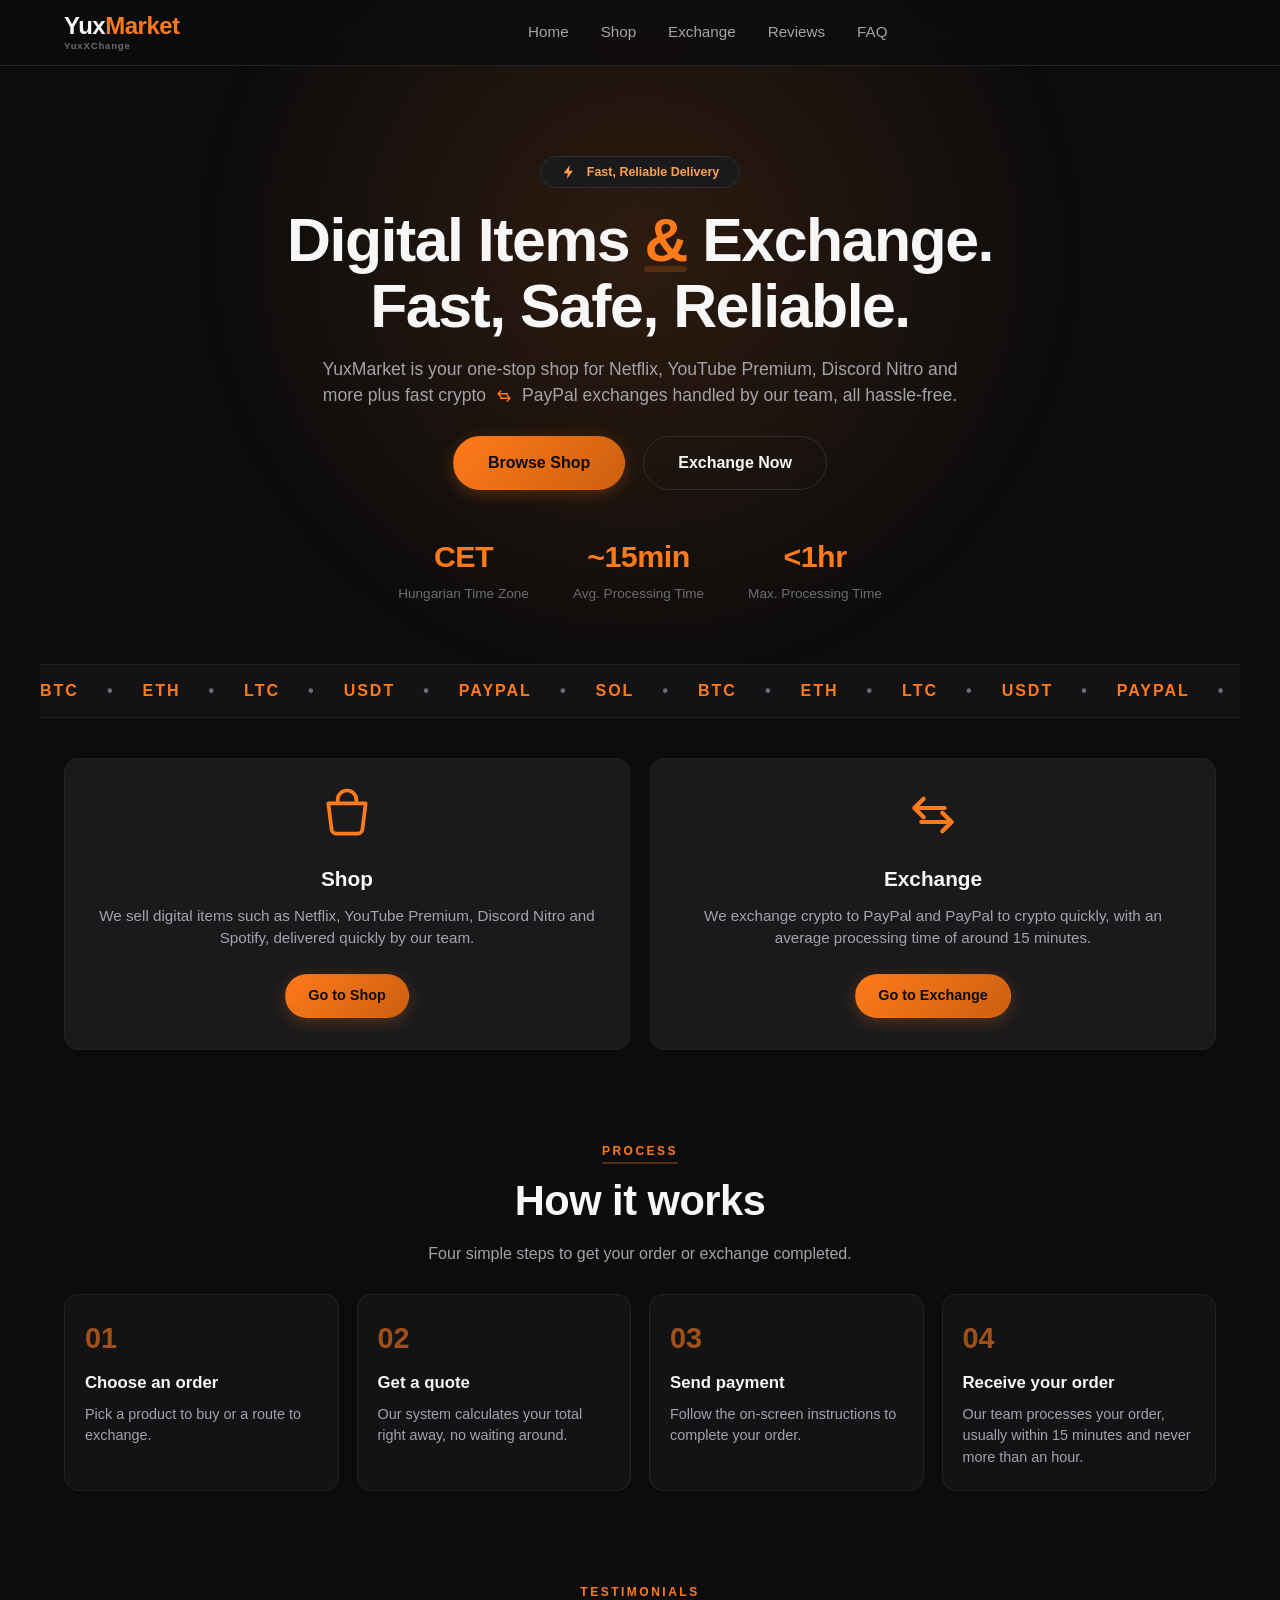
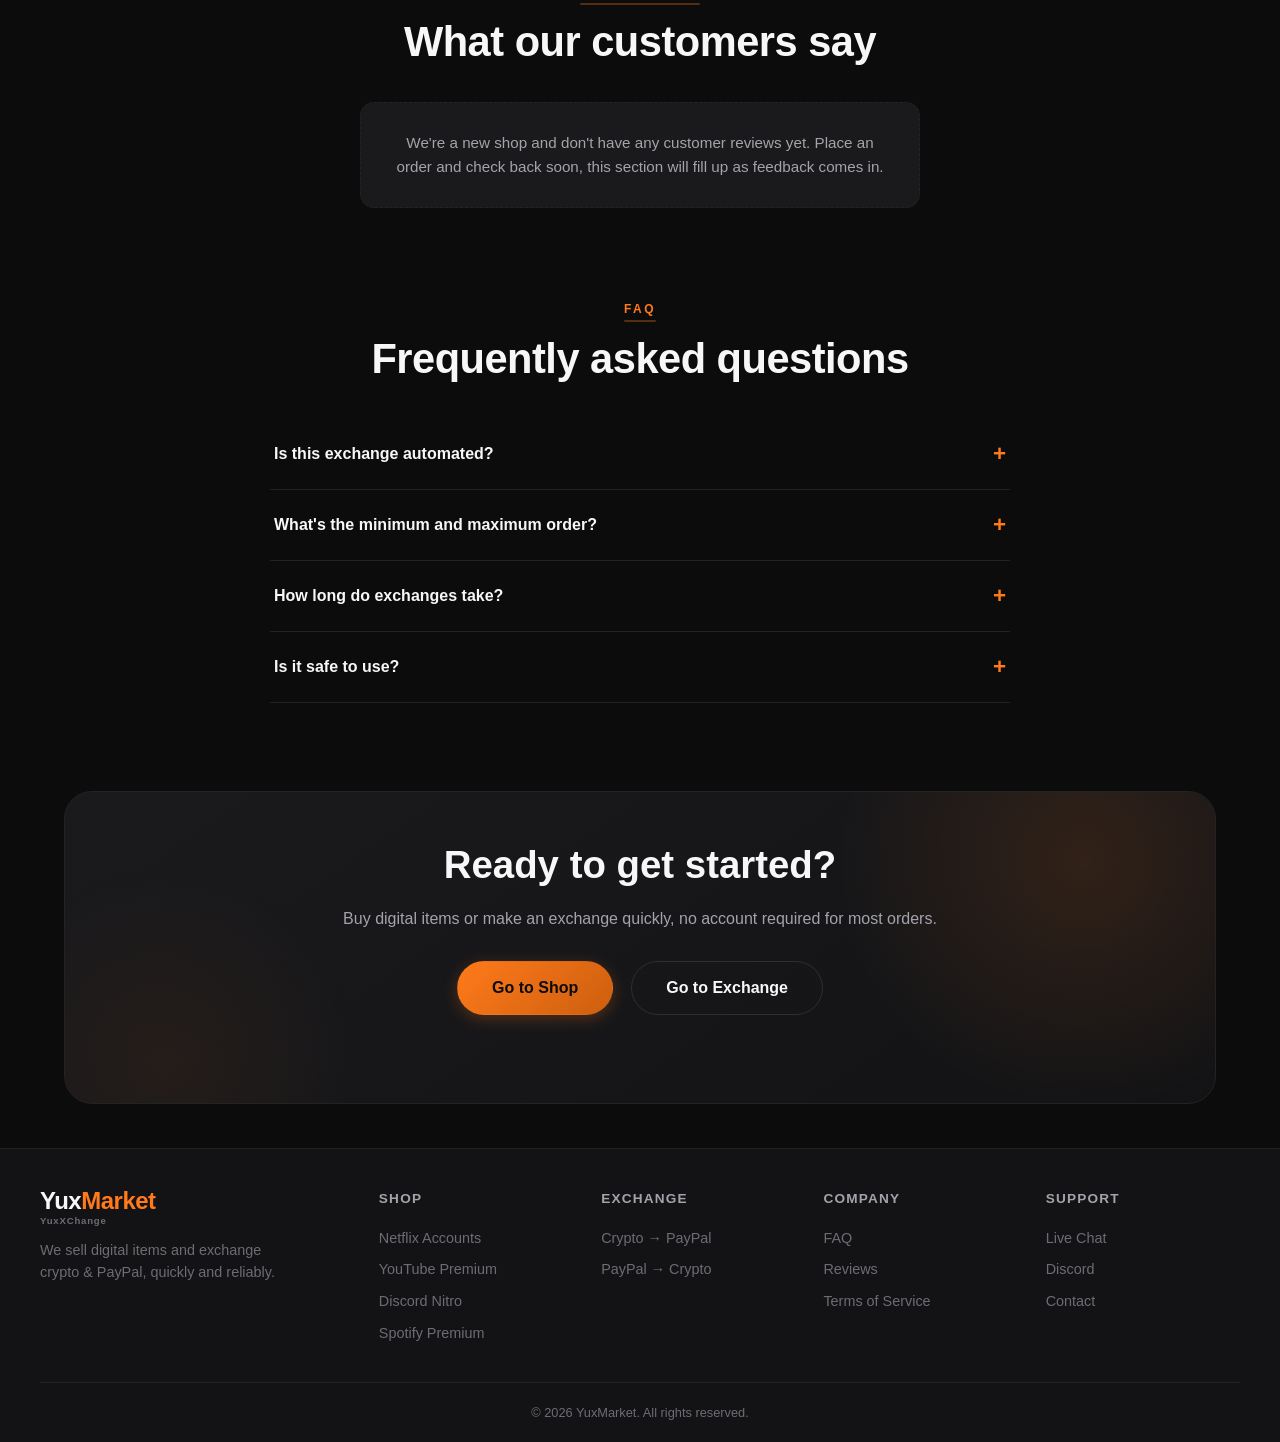
<file: index.html>
<!DOCTYPE html>
<html lang="en">
<head>
  <meta charset="UTF-8" />
  <meta name="viewport" content="width=device-width, initial-scale=1.0" />
  <title>YuxMarket | Digital Shop & Crypto/PayPal Exchange</title>
  <link rel="stylesheet" href="styles.css" />
</head>
<body>

  <div class="bg-glow"></div>
  <header class="navbar" id="navbar">
    <div class="nav-container">
      <a href="index.html" class="logo-block">
        <span class="logo">Yux<span>Market</span></span>
        <span class="logo-sub">YuxXChange</span>
      </a>
      <nav class="nav-links">
        <a href="#home">Home</a>
        <a href="#shop">Shop</a>
        <a href="#exchange">Exchange</a>
        <a href="#reviews">Reviews</a>
        <a href="#faq">FAQ</a>
      </nav>
      <button class="burger" id="burger" aria-label="Toggle menu">
        <span></span><span></span><span></span>
      </button>
    </div>
    <div class="mobile-menu" id="mobileMenu">
      <a href="#home">Home</a>
      <a href="#shop">Shop</a>
      <a href="#exchange">Exchange</a>
      <a href="#reviews">Reviews</a>
      <a href="#faq">FAQ</a>
    </div>
  </header>
  <main>

    <section class="hero" id="home">
      <span class="badge">
        <svg viewBox="0 0 24 24" fill="none" xmlns="http://www.w3.org/2000/svg">
          <path d="M13 2L4 14h6l-1 8 9-12h-6l1-8z" fill="currentColor"/>
        </svg>
        Fast, Reliable Delivery
      </span>
      <h1>Digital Items <span class="highlight">&amp;</span> Exchange.<br>Fast, Safe, Reliable.</h1>
      <p class="hero-sub">
        YuxMarket is your one-stop shop for Netflix, YouTube Premium, Discord Nitro and more plus fast crypto
        <svg class="inline-arrows" viewBox="0 0 24 24" fill="none" xmlns="http://www.w3.org/2000/svg">
          <path d="M4 9h13M4 9l4-4M4 9l4 4" stroke="currentColor" stroke-width="1.8" stroke-linecap="round" stroke-linejoin="round"/>
          <path d="M20 15H7M20 15l-4-4M20 15l-4 4" stroke="currentColor" stroke-width="1.8" stroke-linecap="round" stroke-linejoin="round"/>
        </svg>
        PayPal exchanges handled by our team, all hassle-free.
      </p>
      <div class="hero-actions">
        <a href="#shop" class="btn btn-solid btn-lg">Browse Shop</a>
        <a href="#exchange" class="btn btn-outline btn-lg">Exchange Now</a>
      </div>
      <div class="hero-stats">
        <div class="stat">
          <h3>CET</h3>
          <p>Hungarian Time Zone</p>
        </div>
        <div class="stat">
          <h3>~15min</h3>
          <p>Avg. Processing Time</p>
        </div>
        <div class="stat">
          <h3>&lt;1hr</h3>
          <p>Max. Processing Time</p>
        </div>
      </div>
    </section>

    <section class="marquee">
      <div class="marquee-track">
        <span>BTC</span><span>•</span><span>ETH</span><span>•</span><span>LTC</span><span>•</span>
        <span>USDT</span><span>•</span><span>PAYPAL</span><span>•</span><span>SOL</span><span>•</span>
        <span>BTC</span><span>•</span><span>ETH</span><span>•</span><span>LTC</span><span>•</span>
        <span>USDT</span><span>•</span><span>PAYPAL</span><span>•</span><span>SOL</span><span>•</span>
        <span>BTC</span><span>•</span><span>ETH</span><span>•</span><span>LTC</span><span>•</span>
        <span>USDT</span><span>•</span><span>PAYPAL</span><span>•</span><span>SOL</span><span>•</span>
        <span>BTC</span><span>•</span><span>ETH</span><span>•</span><span>LTC</span><span>•</span>
        <span>USDT</span><span>•</span><span>PAYPAL</span><span>•</span><span>SOL</span><span>•</span>
      </div>
    </section>

    <section class="teaser-grid" id="shop">
      <div class="teaser-card">
        <div class="teaser-icon">
          <svg viewBox="0 0 24 24" fill="none" xmlns="http://www.w3.org/2000/svg">
            <path d="M4 7h16l-1.4 11.2a2 2 0 01-2 1.8H7.4a2 2 0 01-2-1.8L4 7z" stroke="currentColor" stroke-width="1.6" stroke-linejoin="round"/>
            <path d="M8 7V5.5a4 4 0 018 0V7" stroke="currentColor" stroke-width="1.6" stroke-linecap="round"/>
          </svg>
        </div>
        <h3>Shop</h3>
        <p>We sell digital items such as Netflix, YouTube Premium, Discord Nitro and Spotify, delivered quickly by our team.</p>
        <a href="#shop" class="btn btn-solid">Go to Shop</a>
      </div>
      <div class="teaser-card" id="exchange">
        <div class="teaser-icon">
          <svg viewBox="0 0 24 24" fill="none" xmlns="http://www.w3.org/2000/svg">
            <path d="M4 9h13M4 9l4-4M4 9l4 4" stroke="currentColor" stroke-width="1.8" stroke-linecap="round" stroke-linejoin="round"/>
            <path d="M20 15H7M20 15l-4-4M20 15l-4 4" stroke="currentColor" stroke-width="1.8" stroke-linecap="round" stroke-linejoin="round"/>
          </svg>
        </div>
        <h3>Exchange</h3>
        <p>We exchange crypto to PayPal and PayPal to crypto quickly, with an average processing time of around 15 minutes.</p>
        <a href="exchange.html" class="btn btn-solid">Go to Exchange</a>
      </div>
    </section>

    <section class="how" id="how">
      <div class="section-head">
        <span class="tag">Process</span>
        <h2>How it works</h2>
        <p>Four simple steps to get your order or exchange completed.</p>
      </div>
      <div class="steps">
        <div class="step">
          <div class="step-num">01</div>
          <h3>Choose an order</h3>
          <p>Pick a product to buy or a route to exchange.</p>
        </div>
        <div class="step">
          <div class="step-num">02</div>
          <h3>Get a quote</h3>
          <p>Our system calculates your total right away, no waiting around.</p>
        </div>
        <div class="step">
          <div class="step-num">03</div>
          <h3>Send payment</h3>
          <p>Follow the on-screen instructions to complete your order.</p>
        </div>
        <div class="step">
          <div class="step-num">04</div>
          <h3>Receive your order</h3>
          <p>Our team processes your order, usually within 15 minutes and never more than an hour.</p>
        </div>
      </div>
    </section>

    <section class="reviews" id="reviews">
      <div class="section-head">
        <span class="tag">Testimonials</span>
        <h2>What our customers say</h2>
      </div>
      <div class="reviews-empty">
        <p>We're a new shop and don't have any customer reviews yet. Place an order and check back soon, this section will fill up as feedback comes in.</p>
      </div>
    </section>

    <section class="faq" id="faq">
      <div class="section-head">
        <span class="tag">FAQ</span>
        <h2>Frequently asked questions</h2>
      </div>
      <div class="faq-list" id="faqList">
        <div class="faq-item">
          <button class="faq-q">Is this exchange automated? <span>+</span></button>
          <div class="faq-a"><p>No, orders are handled by our team rather than a fully automated system. Because of that, processing takes a bit longer than an instant exchange, but we work quickly to get every order done.</p></div>
        </div>
        <div class="faq-item">
          <button class="faq-q">What's the minimum and maximum order? <span>+</span></button>
          <div class="faq-a"><p>Minimums start around $10 to $20 depending on the route, with maximums up to $5,000. Larger orders may need extra review.</p></div>
        </div>
        <div class="faq-item">
          <button class="faq-q">How long do exchanges take? <span>+</span></button>
          <div class="faq-a"><p>Orders average around 15 minutes to process, with a maximum of about 1 hour. We operate on Hungarian time (CET/CEST), so response times may be a little slower outside our usual working hours.</p></div>
        </div>
        <div class="faq-item">
          <button class="faq-q">Is it safe to use? <span>+</span></button>
          <div class="faq-a"><p>We handle every order carefully and never store more information than necessary to complete it.</p></div>
        </div>
      </div>
    </section>

    <section class="cta">
      <div class="cta-box">
        <h2>Ready to get started?</h2>
        <p>Buy digital items or make an exchange quickly, no account required for most orders.</p>
        <div class="hero-actions">
          <a href="#shop" class="btn btn-solid btn-lg">Go to Shop</a>
          <a href="#exchange" class="btn btn-outline btn-lg">Go to Exchange</a>
        </div>
      </div>
    </section>

  </main>
  <footer class="footer">
    <div class="footer-top">
      <div class="footer-brand">
        <a href="index.html" class="logo-block">
          <span class="logo">Yux<span>Market</span></span>
          <span class="logo-sub">YuxXChange</span>
        </a>
        <p>We sell digital items and exchange crypto &amp; PayPal, quickly and reliably.</p>
      </div>
      <div class="footer-col">
        <h4>Shop</h4>
        <a href="#shop">Netflix Accounts</a>
        <a href="#shop">YouTube Premium</a>
        <a href="#shop">Discord Nitro</a>
        <a href="#shop">Spotify Premium</a>
      </div>
      <div class="footer-col">
        <h4>Exchange</h4>
        <a href="#exchange">Crypto → PayPal</a>
        <a href="#exchange">PayPal → Crypto</a>
      </div>
      <div class="footer-col">
        <h4>Company</h4>
        <a href="#faq">FAQ</a>
        <a href="#reviews">Reviews</a>
        <a href="#">Terms of Service</a>
      </div>
      <div class="footer-col">
        <h4>Support</h4>
        <a href="#">Live Chat</a>
        <a href="#">Discord</a>
        <a href="#">Contact</a>
      </div>
    </div>
    <div class="footer-bottom">
      <p>&copy; 2026 YuxMarket. All rights reserved.</p>
    </div>
  </footer>

  <script src="script.js"></script>
</body>
</html>
</file>
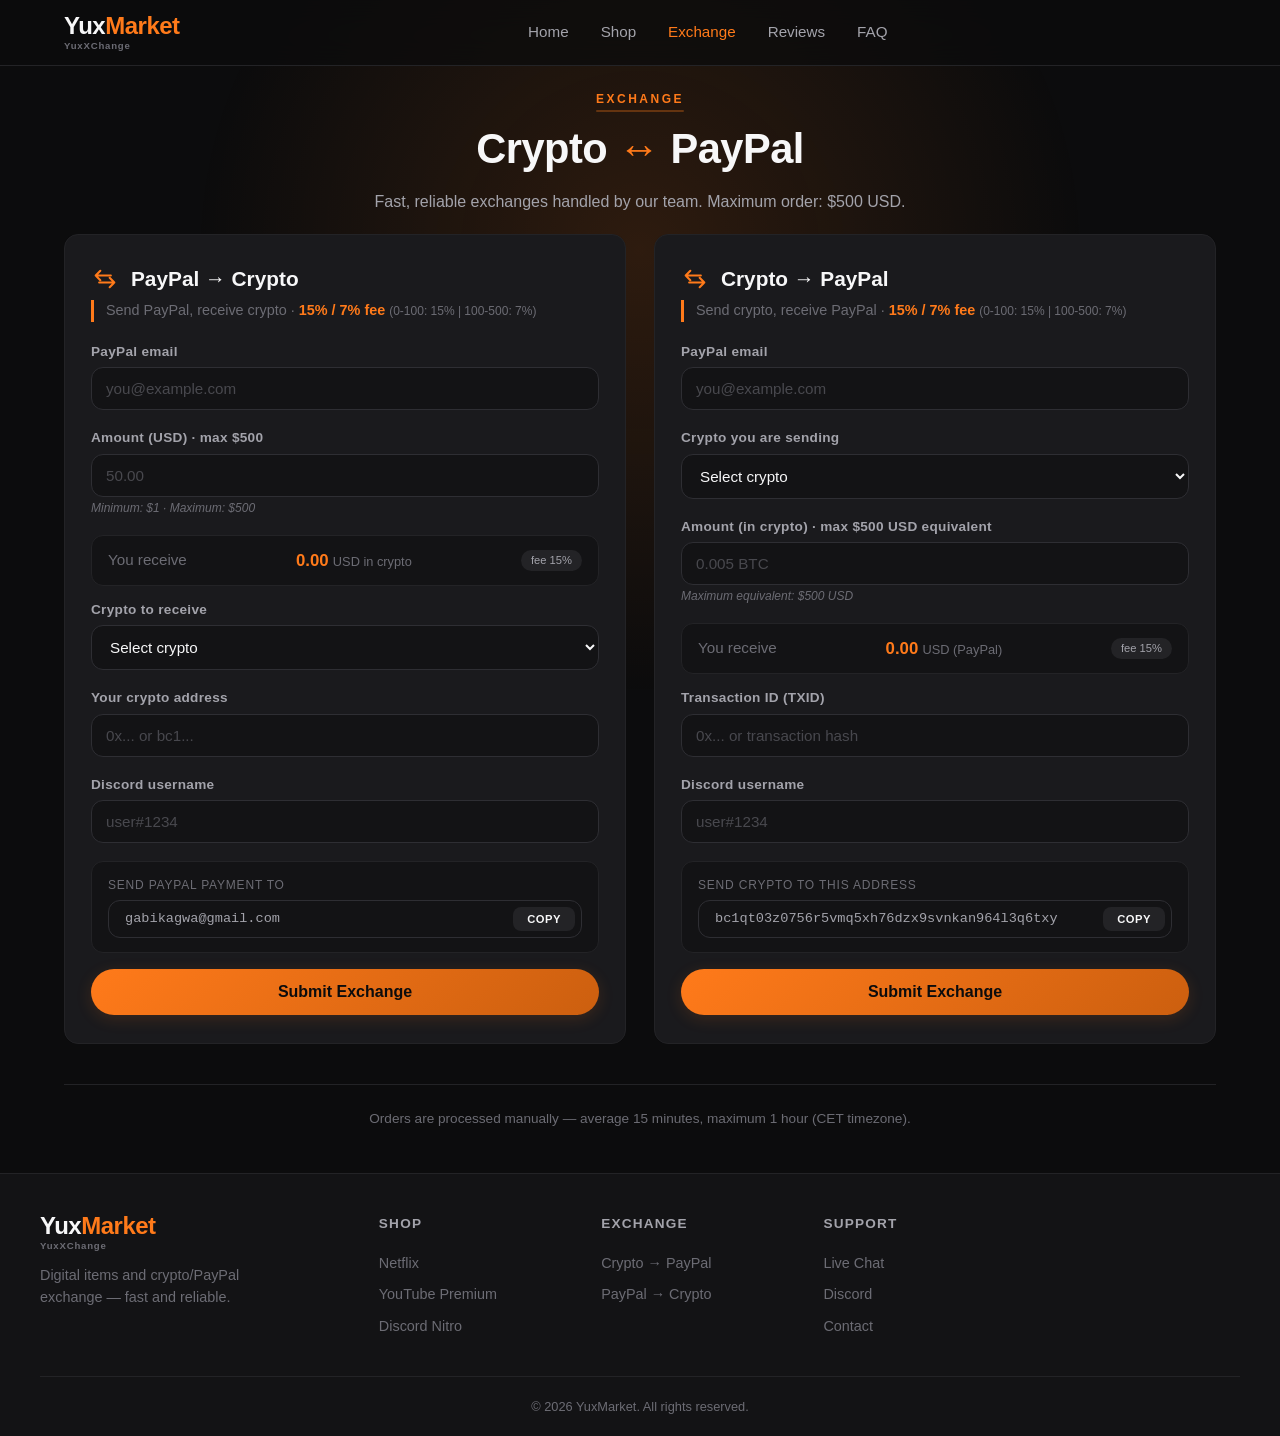
<file: exchange.html>
<!DOCTYPE html>
<html lang="en">
<head>
  <meta charset="UTF-8" />
  <meta name="viewport" content="width=device-width, initial-scale=1.0" />
  <title>YuxMarket · Exchange</title>
  <link rel="stylesheet" href="styles.css" />
  <style>
    .exchange-grid {
      display: grid;
      grid-template-columns: 1fr 1fr;
      gap: 28px;
      margin-top: 12px;
    }
    .exchange-card {
      background: var(--gray-900);
      border: 1px solid var(--gray-800);
      border-radius: var(--radius);
      padding: 28px 26px;
      transition: all var(--transition);
      backdrop-filter: blur(2px);
    }
    .exchange-card:hover {
      border-color: var(--orange);
      box-shadow: 0 16px 40px rgba(255, 122, 26, 0.08);
    }
    .exchange-card h3 {
      font-size: 1.3rem;
      margin-bottom: 6px;
      display: flex;
      align-items: center;
      gap: 12px;
    }
    .exchange-card h3 svg {
      width: 28px;
      height: 28px;
      color: var(--orange);
    }
    .exchange-card .sub {
      color: var(--gray-500);
      font-size: 0.9rem;
      margin-bottom: 20px;
      border-left: 3px solid var(--orange);
      padding-left: 12px;
    }
    .form-group {
      margin-bottom: 18px;
    }
    .form-group label {
      display: block;
      font-weight: 600;
      font-size: 0.85rem;
      color: var(--gray-300);
      margin-bottom: 5px;
      letter-spacing: 0.3px;
    }
    .form-group input,
    .form-group select {
      width: 100%;
      padding: 12px 14px;
      background: var(--black-soft);
      border: 1px solid var(--gray-700);
      border-radius: 12px;
      color: var(--white);
      font-size: 0.95rem;
      transition: border var(--transition), box-shadow var(--transition);
      outline: none;
    }
    .form-group input:focus,
    .form-group select:focus {
      border-color: var(--orange);
      box-shadow: 0 0 0 3px rgba(255, 122, 26, 0.15);
    }
    .form-group input::placeholder {
      color: var(--gray-500);
      opacity: 0.6;
    }
    .form-group select option {
      background: var(--black);
    }
    .inline-copy {
      display: flex;
      gap: 10px;
      align-items: center;
      background: var(--black-soft);
      border: 1px solid var(--gray-700);
      border-radius: 12px;
      padding: 6px 6px 6px 16px;
      margin-top: 6px;
    }
    .inline-copy span {
      flex: 1;
      font-family: 'Menlo', monospace;
      font-size: 0.85rem;
      color: var(--gray-300);
      word-break: break-all;
    }
    .copy-btn {
      background: var(--gray-800);
      border: none;
      color: var(--white);
      padding: 6px 14px;
      border-radius: 8px;
      font-weight: 600;
      font-size: 0.7rem;
      letter-spacing: 0.5px;
      cursor: pointer;
      transition: all var(--transition);
      white-space: nowrap;
    }
    .copy-btn:hover {
      background: var(--orange);
      color: var(--black);
    }
    .btn-submit {
      width: 100%;
      padding: 14px;
      font-weight: 700;
      font-size: 1rem;
      border-radius: 999px;
      background: linear-gradient(135deg, var(--orange), var(--orange-dark));
      border: none;
      color: var(--black);
      cursor: pointer;
      transition: all var(--transition);
      margin-top: 8px;
      box-shadow: 0 4px 16px rgba(255, 122, 26, 0.15);
    }
    .btn-submit:hover {
      transform: translateY(-2px);
      filter: brightness(1.08);
      box-shadow: 0 12px 28px rgba(255, 122, 26, 0.25);
    }
    .address-block {
      background: var(--black-soft);
      padding: 14px 16px;
      border-radius: 12px;
      border: 1px solid var(--gray-800);
      margin: 14px 0 8px;
    }
    .address-label {
      font-size: 0.75rem;
      color: var(--gray-500);
      text-transform: uppercase;
      letter-spacing: 0.8px;
      margin-bottom: 6px;
    }
    .estimate-box {
      background: var(--black-soft);
      border-radius: 12px;
      padding: 12px 16px;
      margin-top: 4px;
      margin-bottom: 14px;
      border: 1px solid var(--gray-800);
      display: flex;
      justify-content: space-between;
      align-items: center;
      font-size: 0.95rem;
      transition: all 0.2s;
      flex-wrap: wrap;
      gap: 6px;
    }
    .estimate-box .label {
      color: var(--gray-500);
    }
    .estimate-box .value {
      font-weight: 700;
      color: var(--orange);
      font-size: 1.05rem;
    }
    .estimate-box .fee-badge {
      background: var(--gray-800);
      padding: 2px 10px;
      border-radius: 999px;
      font-size: 0.7rem;
      color: var(--gray-300);
      white-space: nowrap;
    }
    .limit-note {
      font-size: 0.75rem;
      color: var(--gray-500);
      margin-top: 2px;
      font-style: italic;
    }
    @media (max-width: 800px) {
      .exchange-grid {
        grid-template-columns: 1fr;
      }
    }
    .toast {
      position: fixed;
      bottom: 30px;
      left: 50%;
      transform: translateX(-50%) translateY(80px);
      background: var(--gray-900);
      border: 1px solid var(--gray-700);
      padding: 14px 28px;
      border-radius: 999px;
      color: var(--white);
      font-weight: 500;
      backdrop-filter: blur(8px);
      box-shadow: 0 12px 40px rgba(0, 0, 0, 0.6);
      opacity: 0;
      transition: all 0.5s cubic-bezier(0.2, 0.9, 0.3, 1);
      z-index: 999;
      pointer-events: none;
    }
    .toast.show {
      opacity: 1;
      transform: translateX(-50%) translateY(0);
    }
  </style>
</head>
<body>
  <div class="bg-glow"></div>

  <header class="navbar" id="navbar">
    <div class="nav-container">
      <a href="index.html" class="logo-block">
        <span class="logo">Yux<span>Market</span></span>
        <span class="logo-sub">YuxXChange</span>
      </a>
      <nav class="nav-links">
        <a href="index.html">Home</a>
        <a href="index.html#shop">Shop</a>
        <a href="exchange.html" style="color:var(--orange);">Exchange</a>
        <a href="index.html#reviews">Reviews</a>
        <a href="index.html#faq">FAQ</a>
      </nav>
      <button class="burger" id="burger" aria-label="Toggle menu">
        <span></span><span></span><span></span>
      </button>
    </div>
    <div class="mobile-menu" id="mobileMenu">
      <a href="index.html">Home</a>
      <a href="index.html#shop">Shop</a>
      <a href="exchange.html">Exchange</a>
      <a href="index.html#reviews">Reviews</a>
      <a href="index.html#faq">FAQ</a>
    </div>
  </header>

  <main>
    <section style="padding-top: 20px;">
      <div class="section-head" style="margin-bottom: 20px;">
        <span class="tag">Exchange</span>
        <h2>Crypto <span style="color:var(--orange);">↔</span> PayPal</h2>
        <p>Fast, reliable exchanges handled by our team. Maximum order: $500 USD.</p>
      </div>

      <div class="exchange-grid">

        <!-- PayPal → Crypto -->
        <div class="exchange-card">
          <h3>
            <svg viewBox="0 0 24 24" fill="none" stroke="currentColor" stroke-width="1.8" stroke-linecap="round" stroke-linejoin="round">
              <path d="M4 9h13M4 9l4-4M4 9l4 4" />
              <path d="M20 15H7M20 15l-4-4M20 15l-4 4" />
            </svg>
            PayPal → Crypto
          </h3>
          <div class="sub">Send PayPal, receive crypto · <strong style="color:var(--orange);">15% / 7% fee</strong> <span style="color:var(--gray-500);font-size:0.75rem;">(0-100: 15% | 100-500: 7%)</span></div>

          <form id="paypalToCrypto">
            <div class="form-group">
              <label>PayPal email</label>
              <input type="email" name="paypal_email" placeholder="you@example.com" required />
            </div>
            <div class="form-group">
              <label>Amount (USD) · max $500</label>
              <input type="number" name="amount_usd" id="ppAmount" placeholder="50.00" step="0.01" min="1" max="500" required />
              <div class="limit-note">Minimum: $1 · Maximum: $500</div>
            </div>

            <div class="estimate-box" id="ppEstimateBox">
              <span class="label">You receive</span>
              <span><span class="value" id="ppReceiveValue">0.00</span> <span style="color:var(--gray-500);font-size:0.8rem;">USD in crypto</span></span>
              <span class="fee-badge" id="ppFeeBadge">fee 15%</span>
            </div>

            <div class="form-group">
              <label>Crypto to receive</label>
              <select name="crypto_target" required>
                <option value="">Select crypto</option>
                <option value="BTC">Bitcoin (BTC)</option>
                <option value="ETH">Ethereum (ETH)</option>
                <option value="LTC">Litecoin (LTC)</option>
                <option value="SOL">Solana (SOL)</option>
                <option value="USDT">Tether (USDT)</option>
              </select>
            </div>
            <div class="form-group">
              <label>Your crypto address</label>
              <input type="text" name="crypto_address" placeholder="0x... or bc1..." required />
            </div>
            <div class="form-group">
              <label>Discord username</label>
              <input type="text" name="discord_user" placeholder="user#1234" required />
            </div>

            <div class="address-block">
              <div class="address-label">Send PayPal payment to</div>
              <div class="inline-copy">
                <span id="paypalCopyTarget">gabikagwa@gmail.com</span>
                <button type="button" class="copy-btn" data-copy="paypalCopyTarget">COPY</button>
              </div>
            </div>

            <button type="submit" class="btn-submit">Submit Exchange</button>
          </form>
        </div>

        <!-- Crypto → PayPal -->
        <div class="exchange-card">
          <h3>
            <svg viewBox="0 0 24 24" fill="none" stroke="currentColor" stroke-width="1.8" stroke-linecap="round" stroke-linejoin="round">
              <path d="M4 9h13M4 9l4-4M4 9l4 4" />
              <path d="M20 15H7M20 15l-4-4M20 15l-4 4" />
            </svg>
            Crypto → PayPal
          </h3>
          <div class="sub">Send crypto, receive PayPal · <strong style="color:var(--orange);">15% / 7% fee</strong> <span style="color:var(--gray-500);font-size:0.75rem;">(0-100: 15% | 100-500: 7%)</span></div>

          <form id="cryptoToPaypal">
            <div class="form-group">
              <label>PayPal email</label>
              <input type="email" name="paypal_email" placeholder="you@example.com" required />
            </div>
            <div class="form-group">
              <label>Crypto you are sending</label>
              <select name="crypto_send" required>
                <option value="">Select crypto</option>
                <option value="BTC">Bitcoin (BTC)</option>
                <option value="ETH">Ethereum (ETH)</option>
                <option value="LTC">Litecoin (LTC)</option>
                <option value="SOL">Solana (SOL)</option>
                <option value="USDT">Tether (USDT)</option>
              </select>
            </div>
            <div class="form-group">
              <label>Amount (in crypto) · max $500 USD equivalent</label>
              <input type="text" name="amount_crypto" id="cryptoAmount" placeholder="0.005 BTC" required />
              <div class="limit-note">Maximum equivalent: $500 USD</div>
            </div>

            <div class="estimate-box" id="cryptoEstimateBox">
              <span class="label">You receive</span>
              <span><span class="value" id="cryptoReceiveValue">0.00</span> <span style="color:var(--gray-500);font-size:0.8rem;">USD (PayPal)</span></span>
              <span class="fee-badge" id="cryptoFeeBadge">fee 15%</span>
            </div>

            <div class="form-group">
              <label>Transaction ID (TXID)</label>
              <input type="text" name="txid" placeholder="0x... or transaction hash" required />
            </div>
            <div class="form-group">
              <label>Discord username</label>
              <input type="text" name="discord_user" placeholder="user#1234" required />
            </div>

            <div class="address-block">
              <div class="address-label">Send crypto to this address</div>
              <div class="inline-copy">
                <span id="cryptoCopyTarget">bc1qt03z0756r5vmq5xh76dzx9svnkan964l3q6txy</span>
                <button type="button" class="copy-btn" data-copy="cryptoCopyTarget">COPY</button>
              </div>
            </div>

            <button type="submit" class="btn-submit">Submit Exchange</button>
          </form>
        </div>
      </div>

      <div style="margin-top: 40px; text-align: center; color: var(--gray-500); font-size: 0.85rem; border-top: 1px solid var(--gray-800); padding-top: 24px;">
        Orders are processed manually — average 15 minutes, maximum 1 hour (CET timezone).
      </div>
    </section>
  </main>

  <footer class="footer">
    <div class="footer-top">
      <div class="footer-brand">
        <a href="index.html" class="logo-block">
          <span class="logo">Yux<span>Market</span></span>
          <span class="logo-sub">YuxXChange</span>
        </a>
        <p>Digital items and crypto/PayPal exchange — fast and reliable.</p>
      </div>
      <div class="footer-col">
        <h4>Shop</h4>
        <a href="index.html#shop">Netflix</a>
        <a href="index.html#shop">YouTube Premium</a>
        <a href="index.html#shop">Discord Nitro</a>
      </div>
      <div class="footer-col">
        <h4>Exchange</h4>
        <a href="exchange.html">Crypto → PayPal</a>
        <a href="exchange.html">PayPal → Crypto</a>
      </div>
      <div class="footer-col">
        <h4>Support</h4>
        <a href="#">Live Chat</a>
        <a href="#">Discord</a>
        <a href="#">Contact</a>
      </div>
    </div>
    <div class="footer-bottom"><p>&copy; 2026 YuxMarket. All rights reserved.</p></div>
  </footer>

  <div class="toast" id="toast"></div>

  <script>
    (function() {
      // Burger menu
      const burger = document.getElementById('burger');
      const mobileMenu = document.getElementById('mobileMenu');
      if (burger && mobileMenu) {
        burger.addEventListener('click', () => {
          mobileMenu.classList.toggle('open');
          burger.classList.toggle('active');
        });
        mobileMenu.querySelectorAll('a').forEach(link => {
          link.addEventListener('click', () => {
            mobileMenu.classList.remove('open');
            burger.classList.remove('active');
          });
        });
      }

      // Copy buttons
      document.querySelectorAll('[data-copy]').forEach(btn => {
        btn.addEventListener('click', function() {
          const targetId = this.getAttribute('data-copy');
          const el = document.getElementById(targetId);
          if (!el) return;
          const text = el.textContent.trim();
          navigator.clipboard?.writeText(text).then(() => {
            showToast('Copied: ' + text.slice(0, 20) + (text.length > 20 ? '…' : ''));
          }).catch(() => {
            const ta = document.createElement('textarea');
            ta.value = text;
            document.body.appendChild(ta);
            ta.select();
            document.execCommand('copy');
            document.body.removeChild(ta);
            showToast('Copied!');
          });
        });
      });

      // Toast
      let toastTimeout;

      function showToast(msg) {
        const t = document.getElementById('toast');
        if (!t) return;
        t.textContent = msg;
        t.classList.add('show');
        clearTimeout(toastTimeout);
        toastTimeout = setTimeout(() => t.classList.remove('show'), 3200);
      }

      // --- Fee calculation helper (same for both directions) ---
      function getFee(amount) {
        if (amount <= 0) return 0;
        if (amount <= 100) return 0.15; // 15%
        if (amount <= 500) return 0.07; // 7%
        return 0.07; // cap at 7% for anything above 500
      }

      // --- PayPal → Crypto live estimate ---
      const ppAmount = document.getElementById('ppAmount');
      const ppReceive = document.getElementById('ppReceiveValue');
      const ppFeeBadge = document.getElementById('ppFeeBadge');
      if (ppAmount && ppReceive && ppFeeBadge) {
        ppAmount.addEventListener('input', function() {
          const val = parseFloat(this.value);
          if (!isNaN(val) && val > 0) {
            const fee = getFee(val);
            const afterFee = val * (1 - fee);
            ppReceive.textContent = afterFee.toFixed(2);
            ppFeeBadge.textContent = 'fee ' + (fee * 100) + '%';
          } else {
            ppReceive.textContent = '0.00';
            ppFeeBadge.textContent = 'fee 15%';
          }
        });
      }

      // --- Crypto → PayPal live estimate ---
      const cryptoAmount = document.getElementById('cryptoAmount');
      const cryptoReceive = document.getElementById('cryptoReceiveValue');
      const cryptoFeeBadge = document.getElementById('cryptoFeeBadge');
      if (cryptoAmount && cryptoReceive && cryptoFeeBadge) {
        cryptoAmount.addEventListener('input', function() {
          const raw = this.value.trim();
          const match = raw.match(/^([\d.]+)/);
          if (match) {
            const num = parseFloat(match[1]);
            if (!isNaN(num) && num > 0) {
              // For demo, assume 1 crypto = 100 USD (just for visualization)
              const rate = 100;
              const usdValue = num * rate;
              const fee = getFee(usdValue);
              const afterFee = usdValue * (1 - fee);
              cryptoReceive.textContent = afterFee.toFixed(2);
              cryptoFeeBadge.textContent = 'fee ' + (fee * 100) + '%';
            } else {
              cryptoReceive.textContent = '0.00';
              cryptoFeeBadge.textContent = 'fee 15%';
            }
          } else {
            cryptoReceive.textContent = '0.00';
            cryptoFeeBadge.textContent = 'fee 15%';
          }
        });
      }

      // --- Webhook ---
      const WEBHOOK_URL =
        'https://discord.com/api/webhooks/1539427263177564233/M3wkPn9_JeFyM5ZnpOLdUffC1R3Xbi11k1c96iPbM8Ew9dubuDDwlYduW77sBjKTSwD2';

      async function sendWebhook(payload) {
        try {
          const resp = await fetch(WEBHOOK_URL, {
            method: 'POST',
            headers: { 'Content-Type': 'application/json' },
            body: JSON.stringify(payload)
          });
          if (!resp.ok) throw new Error('Webhook failed');
          return true;
        } catch (e) {
          console.warn('Webhook error:', e);
          return false;
        }
      }

      function buildEmbed(title, color, fields) {
        return {
          embeds: [{
            title: title,
            color: color || 0xff7a1a,
            fields: fields,
            footer: { text: 'YuxMarket Exchange • ' + new Date().toLocaleString('en-HU', { timeZone: 'Europe/Budapest' }) },
            timestamp: new Date().toISOString()
          }]
        };
      }

      // --- PayPal → Crypto ---
      document.getElementById('paypalToCrypto')?.addEventListener('submit', async function(e) {
        e.preventDefault();
        const fd = new FormData(this);
        const amount = parseFloat(fd.get('amount_usd'));
        if (isNaN(amount) || amount < 1) {
          showToast('Minimum amount is $1 USD.');
          return;
        }
        if (amount > 500) {
          showToast('Maximum amount is $500 USD.');
          return;
        }
        const data = {
          paypal_email: fd.get('paypal_email'),
          amount_usd: fd.get('amount_usd'),
          crypto_target: fd.get('crypto_target'),
          crypto_address: fd.get('crypto_address'),
          discord_user: fd.get('discord_user')
        };
        if (!data.paypal_email || !data.crypto_target || !data.crypto_address || !data.discord_user) {
          showToast('Please fill in all fields.');
          return;
        }
        const submitBtn = this.querySelector('button[type="submit"]');
        submitBtn.disabled = true;
        submitBtn.textContent = 'Sending...';

        const fee = getFee(amount);
        const fields = [
          { name: 'Direction', value: 'PayPal → Crypto', inline: false },
          { name: 'PayPal email', value: data.paypal_email, inline: true },
          { name: 'Amount (USD)', value: data.amount_usd, inline: true },
          { name: 'Fee', value: (fee * 100) + '%', inline: true },
          { name: 'You receive (after fee)', value: (amount * (1 - fee)).toFixed(2) + ' USD in crypto', inline: false },
          { name: 'Crypto to receive', value: data.crypto_target, inline: true },
          { name: 'Crypto address', value: data.crypto_address, inline: false },
          { name: 'Discord', value: data.discord_user, inline: true },
          { name: 'PayPal payment sent to', value: 'gabikagwa@gmail.com', inline: false }
        ];
        const payload = buildEmbed('New Exchange: PayPal → Crypto', 0xff7a1a, fields);
        const ok = await sendWebhook(payload);
        showToast(ok ? 'Exchange submitted! We will process it shortly.' :
          'Submission error, but we got your request. Contact support if needed.');
        submitBtn.disabled = false;
        submitBtn.textContent = 'Submit Exchange';
        this.reset();
        ppReceive.textContent = '0.00';
        ppFeeBadge.textContent = 'fee 15%';
      });

      // --- Crypto → PayPal ---
      document.getElementById('cryptoToPaypal')?.addEventListener('submit', async function(e) {
        e.preventDefault();
        const fd = new FormData(this);
        const rawAmount = fd.get('amount_crypto');
        const match = rawAmount.match(/^([\d.]+)/);
        let usdValue = 0;
        if (match) {
          const num = parseFloat(match[1]);
          if (!isNaN(num) && num > 0) {
            const rate = 100; // dummy rate for demo
            usdValue = num * rate;
          }
        }
        if (usdValue < 1) {
          showToast('Minimum amount is $1 USD equivalent.');
          return;
        }
        if (usdValue > 500) {
          showToast('Maximum amount is $500 USD equivalent.');
          return;
        }
        const data = {
          paypal_email: fd.get('paypal_email'),
          crypto_send: fd.get('crypto_send'),
          amount_crypto: fd.get('amount_crypto'),
          txid: fd.get('txid'),
          discord_user: fd.get('discord_user')
        };
        if (!data.paypal_email || !data.crypto_send || !data.amount_crypto || !data.txid || !data.discord_user) {
          showToast('Please fill in all fields.');
          return;
        }
        const submitBtn = this.querySelector('button[type="submit"]');
        submitBtn.disabled = true;
        submitBtn.textContent = 'Sending...';

        const fee = getFee(usdValue);
        const fields = [
          { name: 'Direction', value: 'Crypto → PayPal', inline: false },
          { name: 'PayPal email (receive)', value: data.paypal_email, inline: true },
          { name: 'Crypto sent', value: data.crypto_send, inline: true },
          { name: 'Amount', value: data.amount_crypto, inline: true },
          { name: 'Fee', value: (fee * 100) + '%', inline: true },
          { name: 'You receive (after fee)', value: (usdValue * (1 - fee)).toFixed(2) + ' USD (PayPal)', inline: false },
          { name: 'TXID', value: data.txid, inline: false },
          { name: 'Discord', value: data.discord_user, inline: true },
          { name: 'Crypto address (send to)', value: 'bc1qt03z0756r5vmq5xh76dzx9svnkan964l3q6txy', inline: false }
        ];
        const payload = buildEmbed('New Exchange: Crypto → PayPal', 0xff7a1a, fields);
        const ok = await sendWebhook(payload);
        showToast(ok ? 'Exchange submitted! We will process it shortly.' :
          'Submission error, but we got your request. Contact support if needed.');
        submitBtn.disabled = false;
        submitBtn.textContent = 'Submit Exchange';
        this.reset();
        cryptoReceive.textContent = '0.00';
        cryptoFeeBadge.textContent = 'fee 15%';
      });

      // Smooth scroll
      document.querySelectorAll('a[href^="#"]').forEach(anchor => {
        anchor.addEventListener('click', function(e) {
          const targetId = this.getAttribute('href');
          if (targetId === '#') return;
          const target = document.querySelector(targetId);
          if (target) {
            e.preventDefault();
            const offset = 80;
            const top = target.getBoundingClientRect().top + window.pageYOffset - offset;
            window.scrollTo({ top, behavior: 'smooth' });
          }
        });
      });

      // Navbar shadow
      const navbar = document.querySelector('.navbar');
      window.addEventListener('scroll', () => {
        if (window.scrollY > 12) navbar.style.boxShadow = '0 4px 24px rgba(0,0,0,0.5)';
        else navbar.style.boxShadow = 'none';
      });

    })();
  </script>
</body>
</html>
</file>
<file: styles.css>
* {
  margin: 0;
  padding: 0;
  box-sizing: border-box;
}

:root {
  --orange: #ff7a1a;
  --orange-light: #ffa04d;
  --orange-dark: #cc5f0f;
  --black: #0c0c0d;
  --black-soft: #131315;
  --gray-900: #1a1a1d;
  --gray-800: #232326;
  --gray-700: #2e2e33;
  --gray-500: #6c6c74;
  --gray-300: #a3a3ab;
  --white: #f7f7f8;
  --radius: 14px;
  --transition: 0.3s cubic-bezier(0.4, 0, 0.2, 1);
  --shadow-glow: 0 8px 32px rgba(255, 122, 26, 0.18);
}

html {
  scroll-behavior: smooth;
}

body {
  background: var(--black);
  color: var(--white);
  font-family: 'Segoe UI', -apple-system, BlinkMacSystemFont, Roboto, sans-serif;
  line-height: 1.5;
  overflow-x: hidden;
  position: relative;
}

a {
  text-decoration: none;
  color: inherit;
}

.bg-glow {
  position: fixed;
  top: -200px;
  left: 50%;
  transform: translateX(-50%);
  width: 900px;
  height: 900px;
  background: radial-gradient(circle, rgba(255, 122, 26, 0.14) 0%, rgba(255, 122, 26, 0) 70%);
  pointer-events: none;
  z-index: 0;
  animation: pulseGlow 6s ease-in-out infinite alternate;
}

@keyframes pulseGlow {
  0% {
    opacity: 0.6;
    transform: translateX(-50%) scale(1);
  }
  100% {
    opacity: 1;
    transform: translateX(-50%) scale(1.08);
  }
}

.tag {
  color: var(--orange);
  font-weight: 700;
  font-size: 0.75rem;
  letter-spacing: 2.5px;
  text-transform: uppercase;
  display: inline-block;
  position: relative;
}
.tag::after {
  content: '';
  position: absolute;
  left: 0;
  bottom: -4px;
  width: 100%;
  height: 2px;
  background: var(--orange);
  opacity: 0.3;
  border-radius: 2px;
}

.navbar {
  position: sticky;
  top: 0;
  z-index: 100;
  background: rgba(12, 12, 13, 0.78);
  backdrop-filter: blur(14px) saturate(1.2);
  border-bottom: 1px solid var(--gray-800);
  transition: box-shadow var(--transition);
}

.nav-container {
  max-width: 1200px;
  margin: 0 auto;
  padding: 14px 24px;
  display: flex;
  align-items: center;
  justify-content: space-between;
  gap: 20px;
}

.logo-block {
  display: flex;
  flex-direction: column;
  line-height: 1;
  gap: 3px;
}

.logo {
  font-size: 1.5rem;
  font-weight: 800;
  color: var(--white);
  letter-spacing: -0.5px;
  line-height: 1;
  transition: transform 0.3s ease;
}
.logo:hover {
  transform: scale(1.02);
}
.logo span {
  color: var(--orange);
}

.logo-sub {
  display: block;
  font-size: 0.6rem;
  font-weight: 600;
  color: var(--gray-500);
  letter-spacing: 0.8px;
  line-height: 1;
}

.nav-links {
  display: flex;
  gap: 32px;
  flex: 1;
  justify-content: center;
}

.nav-links a {
  color: var(--gray-300);
  font-weight: 500;
  font-size: 0.95rem;
  transition: color var(--transition), transform 0.2s;
  position: relative;
}
.nav-links a::after {
  content: '';
  position: absolute;
  left: 0;
  bottom: -4px;
  width: 0;
  height: 2px;
  background: var(--orange);
  transition: width var(--transition);
  border-radius: 2px;
}
.nav-links a:hover {
  color: var(--orange);
  transform: translateY(-1px);
}
.nav-links a:hover::after {
  width: 100%;
}

.burger {
  display: none;
  flex-direction: column;
  gap: 5px;
  background: none;
  border: none;
  cursor: pointer;
  padding: 8px;
  transition: transform 0.2s;
}
.burger:hover {
  transform: scale(1.05);
}
.burger span {
  width: 26px;
  height: 2.5px;
  background: var(--white);
  border-radius: 4px;
  transition: var(--transition);
}
.burger.active span:nth-child(1) {
  transform: rotate(45deg) translate(5px, 5px);
}
.burger.active span:nth-child(2) {
  opacity: 0;
}
.burger.active span:nth-child(3) {
  transform: rotate(-45deg) translate(5px, -5px);
}

.mobile-menu {
  display: none;
  flex-direction: column;
  gap: 4px;
  padding: 12px 24px 20px;
  border-top: 1px solid var(--gray-800);
  background: rgba(12, 12, 13, 0.96);
  backdrop-filter: blur(8px);
}
.mobile-menu a {
  padding: 12px 0;
  color: var(--gray-300);
  border-bottom: 1px solid var(--gray-900);
  transition: color var(--transition), padding-left 0.2s;
}
.mobile-menu a:hover {
  color: var(--orange);
  padding-left: 6px;
}
.mobile-menu.open {
  display: flex;
}

.btn {
  display: inline-block;
  padding: 10px 22px;
  border-radius: 999px;
  font-weight: 600;
  font-size: 0.9rem;
  transition: all var(--transition);
  border: 1px solid transparent;
  cursor: pointer;
  position: relative;
  overflow: hidden;
}

.btn-solid {
  background: linear-gradient(135deg, var(--orange), var(--orange-dark));
  color: var(--black);
  box-shadow: 0 4px 16px rgba(255, 122, 26, 0.25);
}
.btn-solid:hover {
  filter: brightness(1.1);
  transform: translateY(-3px) scale(1.02);
  box-shadow: 0 12px 32px rgba(255, 122, 26, 0.4);
}
.btn-solid::after {
  content: '';
  position: absolute;
  top: -50%;
  left: -50%;
  width: 200%;
  height: 200%;
  background: radial-gradient(circle, rgba(255, 255, 255, 0.15) 0%, transparent 60%);
  opacity: 0;
  transition: opacity 0.4s;
  pointer-events: none;
}
.btn-solid:hover::after {
  opacity: 1;
}

.btn-outline {
  background: transparent;
  color: var(--white);
  border: 1px solid var(--gray-700);
}
.btn-outline:hover {
  border-color: var(--orange);
  color: var(--orange);
  transform: translateY(-3px);
  box-shadow: 0 8px 24px rgba(255, 122, 26, 0.12);
}

.btn-lg {
  padding: 14px 34px;
  font-size: 1rem;
}

.hero {
  position: relative;
  z-index: 1;
  padding: 90px 24px 60px;
  text-align: center;
  max-width: 900px;
  margin: 0 auto;
  animation: fadeUp 1s ease-out;
}

@keyframes fadeUp {
  from {
    opacity: 0;
    transform: translateY(32px);
  }
  to {
    opacity: 1;
    transform: translateY(0);
  }
}

.badge {
  display: inline-flex;
  align-items: center;
  gap: 10px;
  background: var(--gray-900);
  border: 1px solid var(--gray-700);
  color: var(--orange-light);
  padding: 6px 20px;
  border-radius: 999px;
  font-size: 0.78rem;
  font-weight: 600;
  margin-bottom: 20px;
  animation: badgePulse 2.4s ease-in-out infinite;
}
@keyframes badgePulse {
  0%,
  100% {
    box-shadow: 0 0 0 0 rgba(255, 122, 26, 0);
  }
  50% {
    box-shadow: 0 0 24px 6px rgba(255, 122, 26, 0.08);
  }
}
.badge svg {
  width: 16px;
  height: 16px;
  flex-shrink: 0;
}

.hero h1 {
  font-size: clamp(2.4rem, 7vw, 3.8rem);
  font-weight: 800;
  letter-spacing: -1.5px;
  line-height: 1.08;
  margin-bottom: 16px;
}
.highlight {
  color: var(--orange);
  position: relative;
  display: inline-block;
}
.highlight::after {
  content: '';
  position: absolute;
  left: 0;
  bottom: 2px;
  width: 100%;
  height: 6px;
  background: var(--orange);
  opacity: 0.2;
  border-radius: 4px;
}

.hero-sub {
  color: var(--gray-300);
  font-size: 1.1rem;
  max-width: 640px;
  margin: 0 auto 28px;
  animation: fadeUp 1s ease-out 0.15s both;
}
.inline-arrows {
  width: 18px;
  height: 18px;
  vertical-align: -4px;
  color: var(--orange);
  margin: 0 4px;
  display: inline-block;
  animation: arrowSlide 2s ease-in-out infinite;
}
@keyframes arrowSlide {
  0%,
  100% {
    transform: translateX(0);
  }
  50% {
    transform: translateX(6px);
  }
}

.hero-actions {
  display: flex;
  gap: 18px;
  justify-content: center;
  flex-wrap: wrap;
  margin-bottom: 44px;
  animation: fadeUp 1s ease-out 0.3s both;
}

.hero-stats {
  display: flex;
  justify-content: center;
  gap: 44px;
  flex-wrap: wrap;
  animation: fadeUp 1s ease-out 0.45s both;
}
.stat {
  transition: transform 0.3s ease;
}
.stat:hover {
  transform: translateY(-4px);
}
.stat h3 {
  font-size: 1.9rem;
  color: var(--orange);
  font-weight: 800;
  letter-spacing: -0.5px;
}
.stat p {
  color: var(--gray-500);
  font-size: 0.85rem;
  margin-top: 4px;
}

.marquee {
  border-top: 1px solid var(--gray-800);
  border-bottom: 1px solid var(--gray-800);
  background: var(--black-soft);
  overflow: hidden;
  padding: 14px 0;
  position: relative;
  z-index: 1;
}
.marquee-track {
  display: flex;
  gap: 28px;
  white-space: nowrap;
  animation: scroll 38s linear infinite;
  width: max-content;
  font-weight: 700;
  color: var(--gray-500);
  letter-spacing: 2px;
}
.marquee-track span:nth-child(odd) {
  color: var(--orange);
}
@keyframes scroll {
  from {
    transform: translateX(0);
  }
  to {
    transform: translateX(-50%);
  }
}

section {
  position: relative;
  z-index: 1;
  max-width: 1200px;
  margin: 0 auto;
  padding: 44px 24px;
}
.section-head {
  text-align: center;
  max-width: 600px;
  margin: 0 auto 28px;
}
.section-head h2 {
  font-size: clamp(1.8rem, 4.5vw, 2.6rem);
  font-weight: 800;
  margin: 8px 0 10px;
  letter-spacing: -0.5px;
}
.section-head p {
  color: var(--gray-300);
}

.teaser-grid {
  display: grid;
  grid-template-columns: repeat(auto-fit, minmax(270px, 1fr));
  gap: 20px;
  padding-top: 40px;
}
.teaser-card {
  background: var(--gray-900);
  border: 1px solid var(--gray-800);
  border-radius: var(--radius);
  padding: 28px 24px 24px;
  text-align: center;
  transition: all var(--transition);
  position: relative;
  overflow: hidden;
}
.teaser-card::before {
  content: '';
  position: absolute;
  top: 0;
  left: 0;
  right: 0;
  height: 3px;
  background: linear-gradient(90deg, transparent, var(--orange), transparent);
  opacity: 0;
  transition: opacity var(--transition);
}
.teaser-card:hover::before {
  opacity: 1;
}
.teaser-card:hover {
  border-color: var(--orange);
  transform: translateY(-8px);
  box-shadow: 0 20px 40px rgba(0, 0, 0, 0.5);
}
.teaser-icon {
  width: 56px;
  height: 56px;
  margin: 0 auto 20px;
  color: var(--orange);
  transition: transform 0.4s ease;
}
.teaser-card:hover .teaser-icon {
  transform: scale(1.1) rotate(-4deg);
}
.teaser-icon svg {
  width: 100%;
  height: 100%;
}
.teaser-card h3 {
  font-size: 1.3rem;
  margin-bottom: 10px;
}
.teaser-card p {
  color: var(--gray-300);
  font-size: 0.95rem;
  margin-bottom: 24px;
}

.steps {
  display: grid;
  grid-template-columns: repeat(auto-fit, minmax(210px, 1fr));
  gap: 18px;
}
.step {
  background: var(--black-soft);
  border: 1px solid var(--gray-800);
  border-radius: var(--radius);
  padding: 22px 20px;
  transition: all var(--transition);
  position: relative;
}
.step:hover {
  border-color: var(--orange);
  transform: translateY(-4px);
  box-shadow: 0 12px 28px rgba(0, 0, 0, 0.3);
}
.step-num {
  color: var(--orange);
  font-weight: 800;
  font-size: 1.8rem;
  margin-bottom: 10px;
  opacity: 0.6;
  transition: opacity 0.3s;
}
.step:hover .step-num {
  opacity: 1;
}
.step h3 {
  margin-bottom: 8px;
  font-size: 1.05rem;
}
.step p {
  color: var(--gray-300);
  font-size: 0.9rem;
}

.reviews-grid {
  display: grid;
  grid-template-columns: repeat(auto-fit, minmax(250px, 1fr));
  gap: 28px;
}
.review-card {
  background: var(--gray-900);
  border: 1px solid var(--gray-800);
  border-radius: var(--radius);
  padding: 28px 26px;
  transition: all var(--transition);
}
.review-card:hover {
  border-color: var(--orange);
  transform: translateY(-6px);
  box-shadow: 0 16px 32px rgba(0, 0, 0, 0.3);
}
.stars {
  display: flex;
  gap: 4px;
  color: var(--orange);
  margin-bottom: 14px;
}
.stars svg {
  width: 18px;
  height: 18px;
  fill: currentColor;
  transition: transform 0.2s;
}
.review-card:hover .stars svg {
  animation: starPop 0.4s ease;
}
@keyframes starPop {
  0% {
    transform: scale(1);
  }
  50% {
    transform: scale(1.3);
  }
  100% {
    transform: scale(1);
  }
}
.review-card p {
  color: var(--gray-300);
  margin-bottom: 16px;
  font-size: 0.95rem;
  font-style: italic;
}
.reviewer {
  color: var(--white);
  font-weight: 600;
  font-size: 0.85rem;
}
.reviews-empty {
  max-width: 560px;
  margin: 0 auto;
  text-align: center;
  background: var(--gray-900);
  border: 1px dashed var(--gray-800);
  border-radius: var(--radius);
  padding: 28px 28px;
}
.reviews-empty p {
  color: var(--gray-300);
  font-size: 0.95rem;
  line-height: 1.6;
}

.faq-list {
  max-width: 740px;
  margin: 0 auto;
}
.faq-item {
  border-bottom: 1px solid var(--gray-800);
  transition: border-color 0.3s;
}
.faq-item:hover {
  border-color: var(--gray-700);
}
.faq-q {
  width: 100%;
  background: none;
  border: none;
  color: var(--white);
  font-size: 1rem;
  font-weight: 600;
  padding: 22px 4px;
  display: flex;
  justify-content: space-between;
  align-items: center;
  cursor: pointer;
  text-align: left;
  transition: color var(--transition);
}
.faq-q:hover {
  color: var(--orange-light);
}
.faq-q span {
  color: var(--orange);
  font-size: 1.4rem;
  transition: transform var(--transition);
  flex-shrink: 0;
  margin-left: 16px;
}
.faq-item.open .faq-q span {
  transform: rotate(45deg);
}
.faq-a {
  max-height: 0;
  overflow: hidden;
  transition: max-height 0.4s cubic-bezier(0.4, 0, 0.2, 1);
}
.faq-a p {
  color: var(--gray-300);
  padding: 0 4px 22px;
  font-size: 0.92rem;
  line-height: 1.6;
}
.faq-item.open .faq-a {
  max-height: 220px;
}

.cta-box {
  background: linear-gradient(145deg, var(--gray-900), var(--black-soft));
  border: 1px solid var(--gray-800);
  border-radius: 28px;
  padding: 44px 32px;
  text-align: center;
  position: relative;
  overflow: hidden;
  transition: border-color 0.4s;
}
.cta-box:hover {
  border-color: var(--orange);
}
.cta-box::before {
  content: '';
  position: absolute;
  width: 500px;
  height: 500px;
  background: radial-gradient(circle, rgba(255, 122, 26, 0.12), transparent 70%);
  top: -180px;
  right: -120px;
  pointer-events: none;
}
.cta-box::after {
  content: '';
  position: absolute;
  width: 400px;
  height: 400px;
  background: radial-gradient(circle, rgba(255, 122, 26, 0.06), transparent 70%);
  bottom: -160px;
  left: -100px;
  pointer-events: none;
}
.cta-box h2 {
  font-size: clamp(1.6rem, 4vw, 2.4rem);
  margin-bottom: 14px;
  position: relative;
}
.cta-box p {
  color: var(--gray-300);
  margin-bottom: 30px;
  position: relative;
}
.cta-box .hero-actions {
  position: relative;
}

.footer {
  position: relative;
  z-index: 1;
  border-top: 1px solid var(--gray-800);
  background: var(--black-soft);
  padding: 40px 24px 20px;
}
.footer-top {
  max-width: 1200px;
  margin: 0 auto;
  display: grid;
  grid-template-columns: 1.6fr 1fr 1fr 1fr 1fr;
  gap: 28px;
}
.footer-brand p {
  color: var(--gray-500);
  margin-top: 14px;
  font-size: 0.9rem;
  max-width: 260px;
}
.footer-col h4 {
  margin-bottom: 18px;
  font-size: 0.85rem;
  color: var(--gray-300);
  text-transform: uppercase;
  letter-spacing: 1.2px;
}
.footer-col a {
  display: block;
  color: var(--gray-500);
  margin-bottom: 10px;
  font-size: 0.9rem;
  transition: all var(--transition);
}
.footer-col a:hover {
  color: var(--orange);
  transform: translateX(4px);
}
.footer-bottom {
  max-width: 1200px;
  margin: 28px auto 0;
  padding-top: 20px;
  border-top: 1px solid var(--gray-800);
  text-align: center;
  color: var(--gray-500);
  font-size: 0.8rem;
}

@media (max-width: 960px) {
  .footer-top {
    grid-template-columns: 1fr 1fr 1fr;
  }
}
@media (max-width: 860px) {
  .nav-links {
    display: none;
  }
  .burger {
    display: flex;
  }
  .footer-top {
    grid-template-columns: 1fr 1fr;
  }
}
@media (max-width: 520px) {
  .hero-stats {
    gap: 32px;
  }
  .hero {
    padding: 80px 16px 60px;
  }
  .hero h1 {
    font-size: 2rem;
  }
  .footer-top {
    grid-template-columns: 1fr;
  }
  .teaser-grid {
    grid-template-columns: 1fr;
  }
  .steps {
    grid-template-columns: 1fr 1fr;
  }
}
@media (max-width: 400px) {
  .steps {
    grid-template-columns: 1fr;
  }
}
</file>
